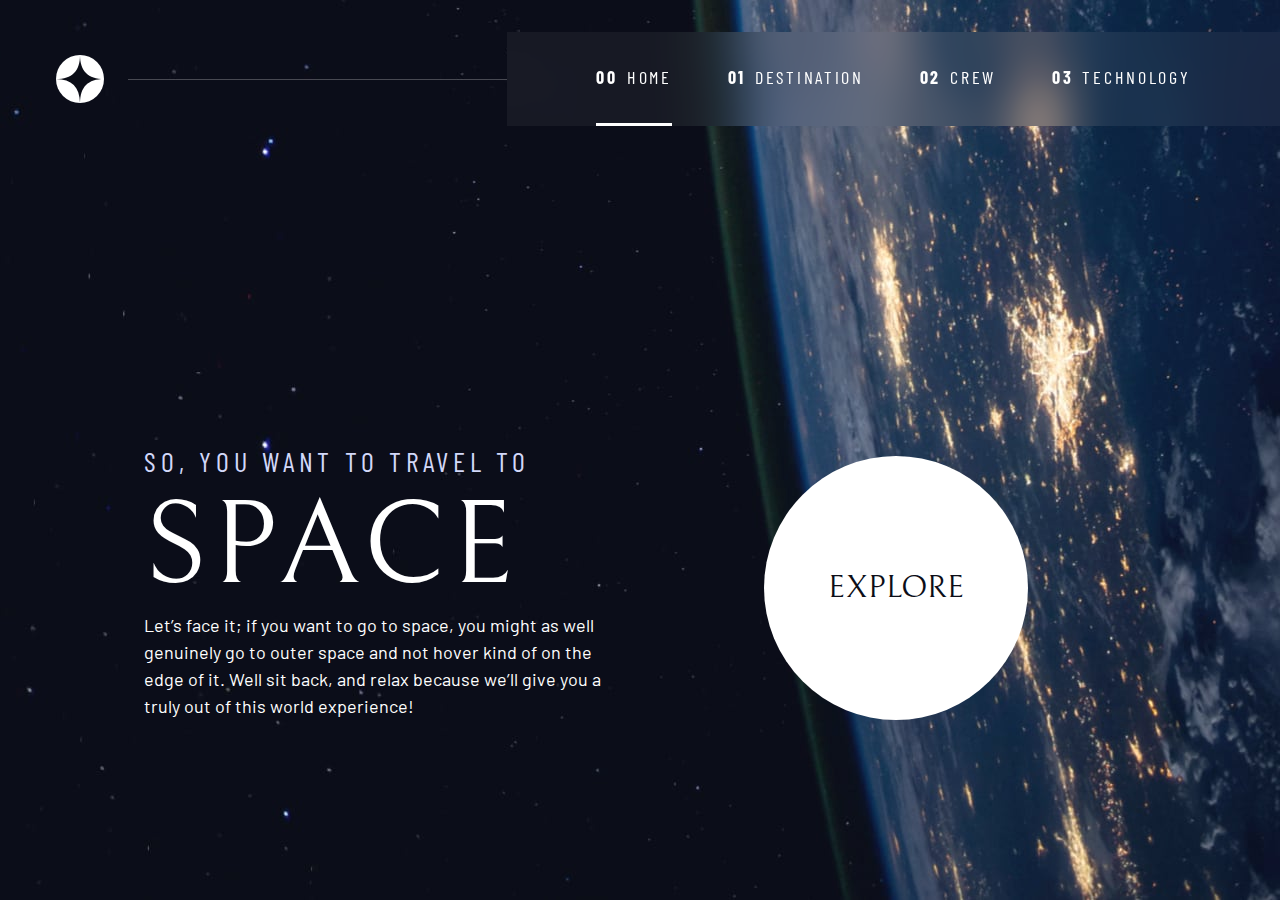
<file: starter-code/index.html>
<!DOCTYPE html>
<html lang="en">
  <head>
    <meta charset="UTF-8" />
    <meta name="viewport" content="width=device-width, initial-scale=1.0" />

    <link
      rel="icon"
      type="image/png"
      sizes="32x32"
      href="./assets/favicon-32x32.png"
    />
    <!-- Google fonts -->
    <link rel="preconnect" href="https://fonts.googleapis.com" />
    <link rel="preconnect" href="https://fonts.gstatic.com" crossorigin />
    <link
      href="https://fonts.googleapis.com/css2?family=Barlow+Condensed:wght@400;700&family=Bellefair&family=Barlow:wght@400;700&display=swap"
      rel="stylesheet"
    />

    <!-- Our custom CSS -->
    <link rel="stylesheet" href="style.css" />
    <title>Frontend Mentor | Space tourism website</title>
    <script src="navigation.js" defer></script>
  </head>
  <body class="home">
    <a class="skip-to-content" href="#main">Skip to content</a>
    <header class="primary-header flex">
      <div>
        <img
          src="./assets/shared/logo.svg"
          alt="space tourism logo"
          class="logo"
        />
      </div>
      <button class="mobile-nav-toggle" aria-controls="primary-navigation">
        <span class="sr-only" aria-expanded="false">Menu</span>
      </button>
      <nav>
        <ul
          id="primary-navigation"
          data-visible="false"
          class="primary-navigation underline-indicators flex"
        >
          <li class="active">
            <a
              class="ff-sans-cond uppercase text-white letter-spacing-2"
              href="index.html"
              ><span aria-hidden="true">00</span>Home</a
            >
          </li>
          <li>
            <a
              class="ff-sans-cond uppercase text-white letter-spacing-2"
              href="destination.html"
              ><span aria-hidden="true">01</span>Destination</a
            >
          </li>
          <li>
            <a
              class="ff-sans-cond uppercase text-white letter-spacing-2"
              href="crew.html"
              ><span aria-hidden="true">02</span>Crew</a
            >
          </li>
          <li>
            <a
              class="ff-sans-cond uppercase text-white letter-spacing-2"
              href="technology.html"
              ><span aria-hidden="true">03</span>Technology</a
            >
          </li>
        </ul>
      </nav>
    </header>

    <main id="main" class="grid-container grid-container--home">
      <div>
        <h1 class="text-accent fs-500 ff-sans-cond uppercase letter-spacing-1">
          So, you want to travel to
          <span class="d-block fs-900 ff-serif text-white">Space</span>
        </h1>

        <p>
          Let’s face it; if you want to go to space, you might as well genuinely
          go to outer space and not hover kind of on the edge of it. Well sit
          back, and relax because we’ll give you a truly out of this world
          experience!
        </p>
      </div>
      <div>
        <a
          href="destination.html"
          class="large-button uppercase ff-serif text-dark bg-white"
          >Explore</a
        >
      </div>
    </main>
  </body>
</html>
</file>
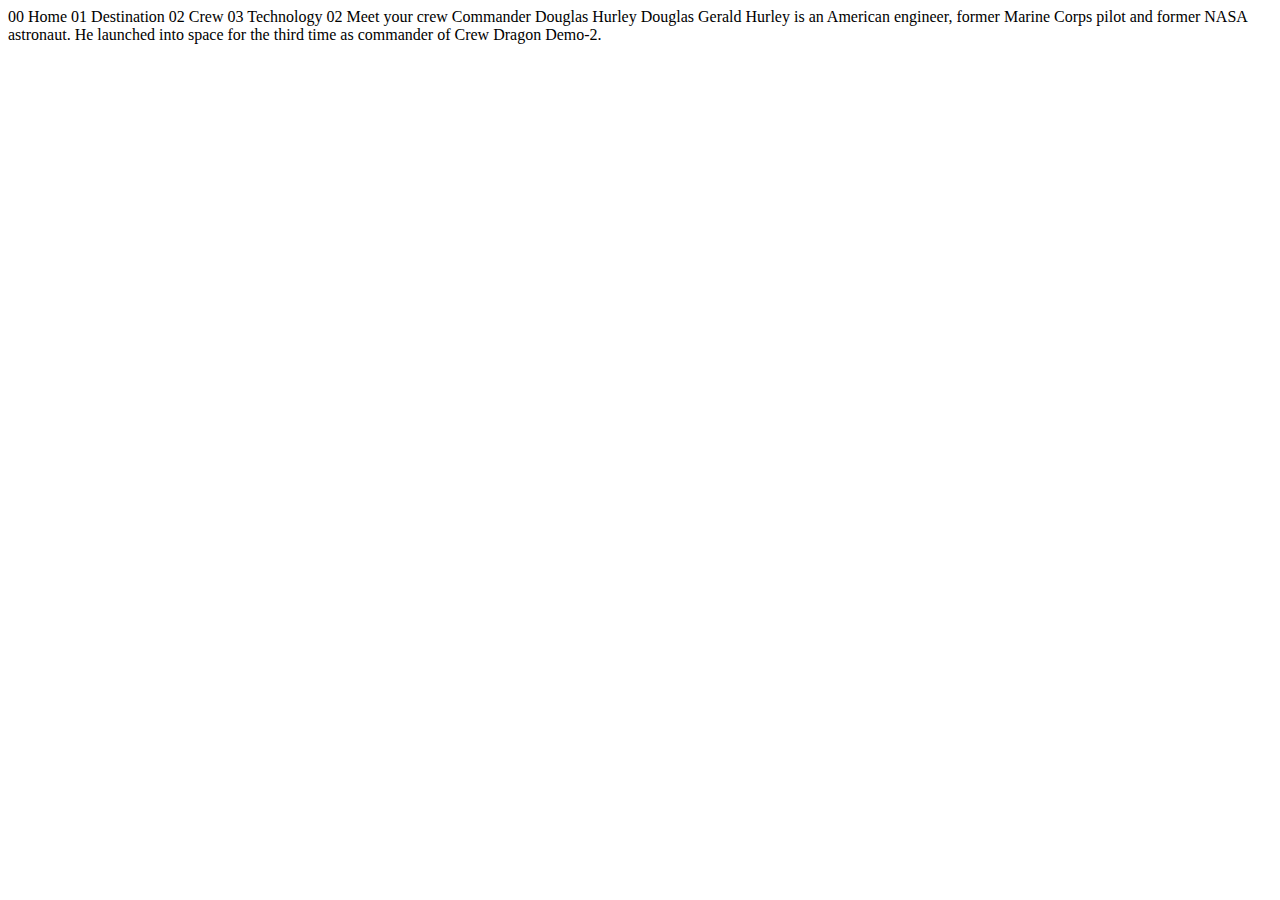
<file: crew-commander.html>
<!DOCTYPE html>
<html lang="en">
<head>
  <meta charset="UTF-8">
  <meta name="viewport" content="width=device-width, initial-scale=1.0">

  <link rel="icon" type="image/png" sizes="32x32" href="./assets/favicon-32x32.png">
  
  <title>Frontend Mentor | Space tourism website</title>
</head>
<body>

  00 Home
  01 Destination
  02 Crew
  03 Technology

  02 Meet your crew

  Commander
  Douglas Hurley

  Douglas Gerald Hurley is an American engineer, former Marine Corps pilot 
  and former NASA astronaut. He launched into space for the third time as 
  commander of Crew Dragon Demo-2.
</body>
</html>
</file>
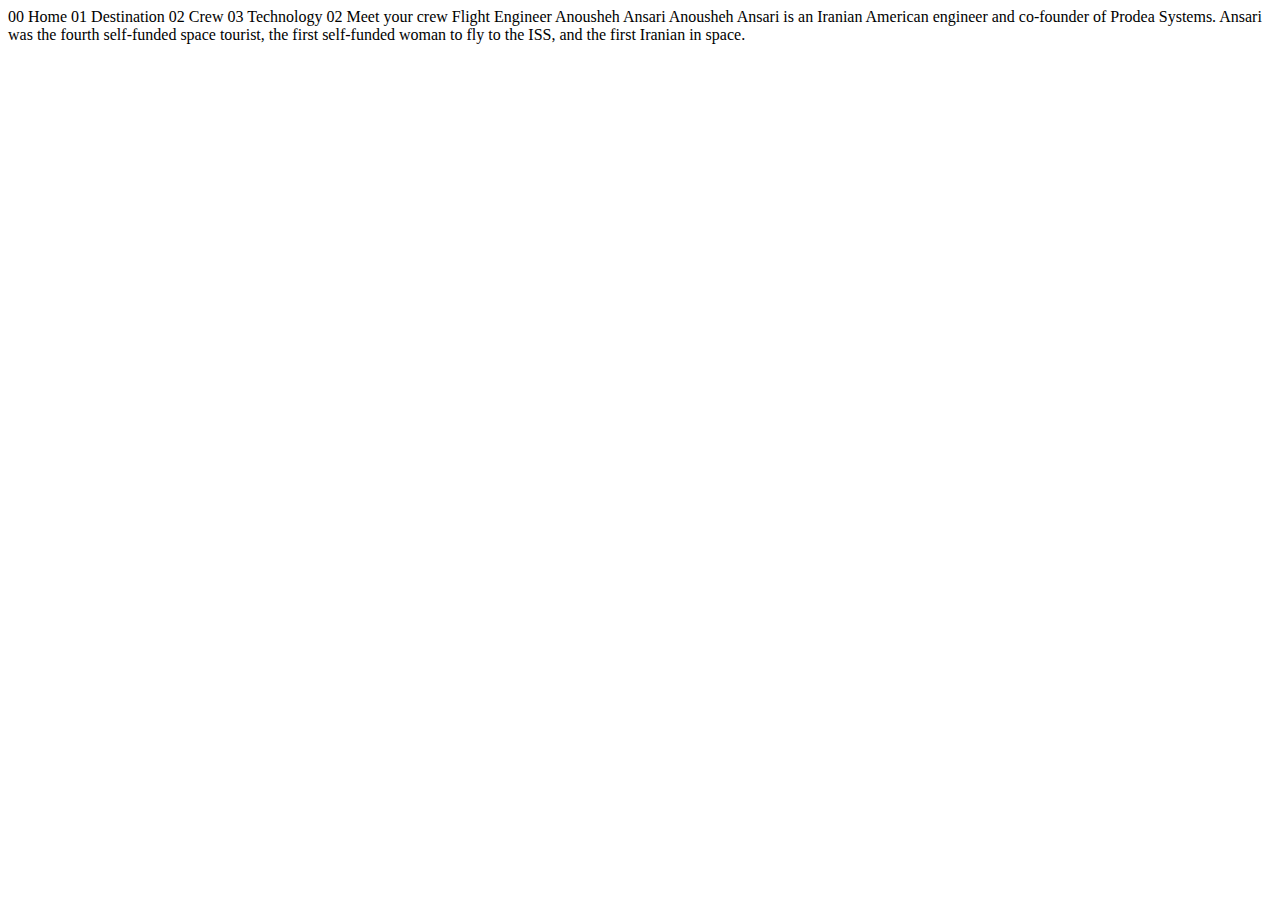
<file: crew-engineer.html>
<!DOCTYPE html>
<html lang="en">
<head>
  <meta charset="UTF-8">
  <meta name="viewport" content="width=device-width, initial-scale=1.0">

  <link rel="icon" type="image/png" sizes="32x32" href="./assets/favicon-32x32.png">
  
  <title>Frontend Mentor | Space tourism website</title>
</head>
<body>

  00 Home
  01 Destination
  02 Crew
  03 Technology

  02 Meet your crew

  Flight Engineer
  Anousheh Ansari

  Anousheh Ansari is an Iranian American engineer and co-founder of Prodea Systems. 
  Ansari was the fourth self-funded space tourist, the first self-funded woman to 
  fly to the ISS, and the first Iranian in space. 
</body>
</html>
</file>
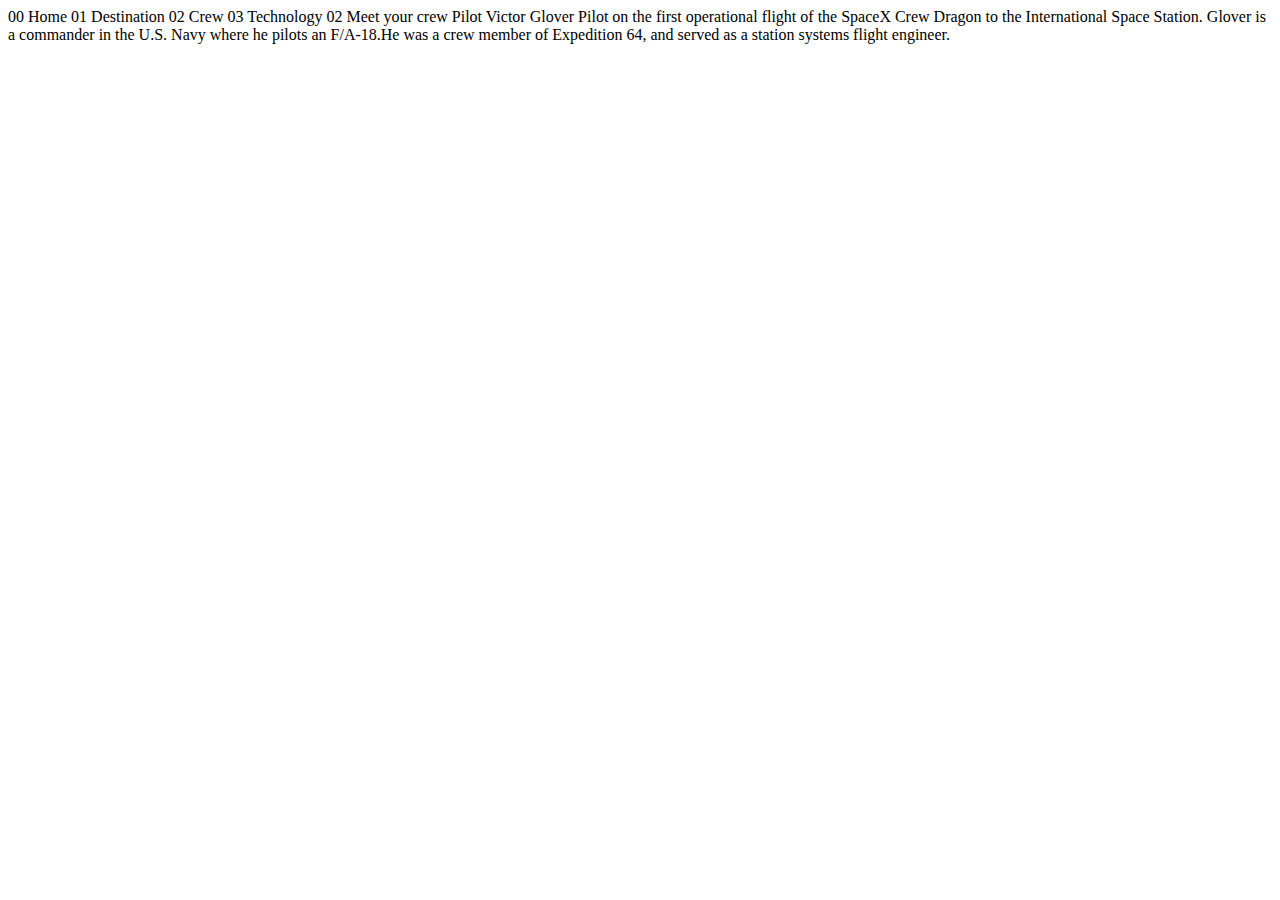
<file: crew-pilot.html>
<!DOCTYPE html>
<html lang="en">
<head>
  <meta charset="UTF-8">
  <meta name="viewport" content="width=device-width, initial-scale=1.0">

  <link rel="icon" type="image/png" sizes="32x32" href="./assets/favicon-32x32.png">
  
  <title>Frontend Mentor | Space tourism website</title>
</head>
<body>

  00 Home
  01 Destination
  02 Crew
  03 Technology

  02 Meet your crew

  Pilot
  Victor Glover

  Pilot on the first operational flight of the SpaceX Crew Dragon to the 
  International Space Station. Glover is a commander in the U.S. Navy where 
  he pilots an F/A-18.He was a crew member of Expedition 64, and served as a 
  station systems flight engineer. 
</body>
</html>
</file>
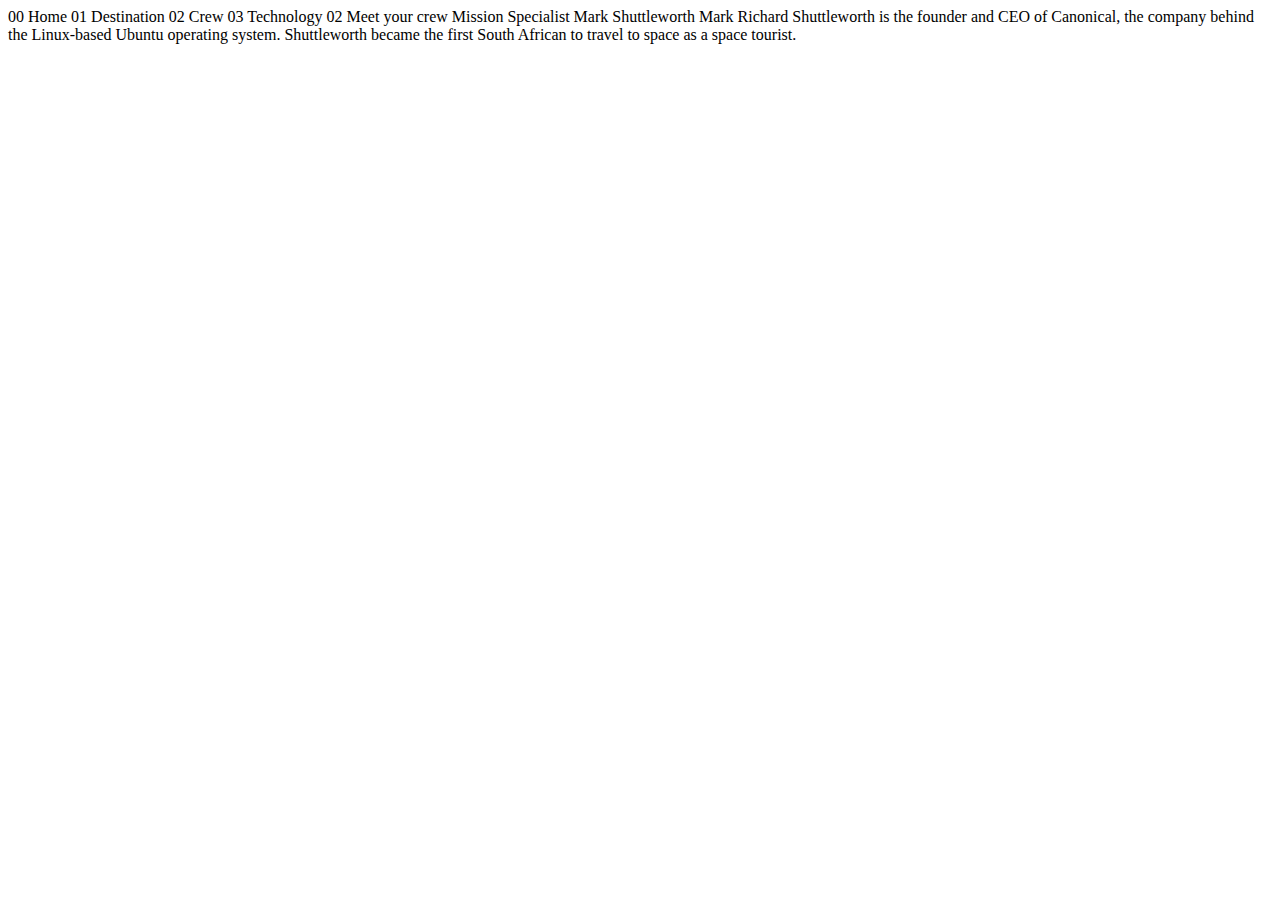
<file: crew-specialist.html>
<!DOCTYPE html>
<html lang="en">
<head>
  <meta charset="UTF-8">
  <meta name="viewport" content="width=device-width, initial-scale=1.0">

  <link rel="icon" type="image/png" sizes="32x32" href="./assets/favicon-32x32.png">
  
  <title>Frontend Mentor | Space tourism website</title>
</head>
<body>

  00 Home
  01 Destination
  02 Crew
  03 Technology

  02 Meet your crew

  Mission Specialist
  Mark Shuttleworth

  Mark Richard Shuttleworth is the founder and CEO of Canonical, the company behind 
  the Linux-based Ubuntu operating system. Shuttleworth became the first South 
  African to travel to space as a space tourist.
</body>
</html>
</file>
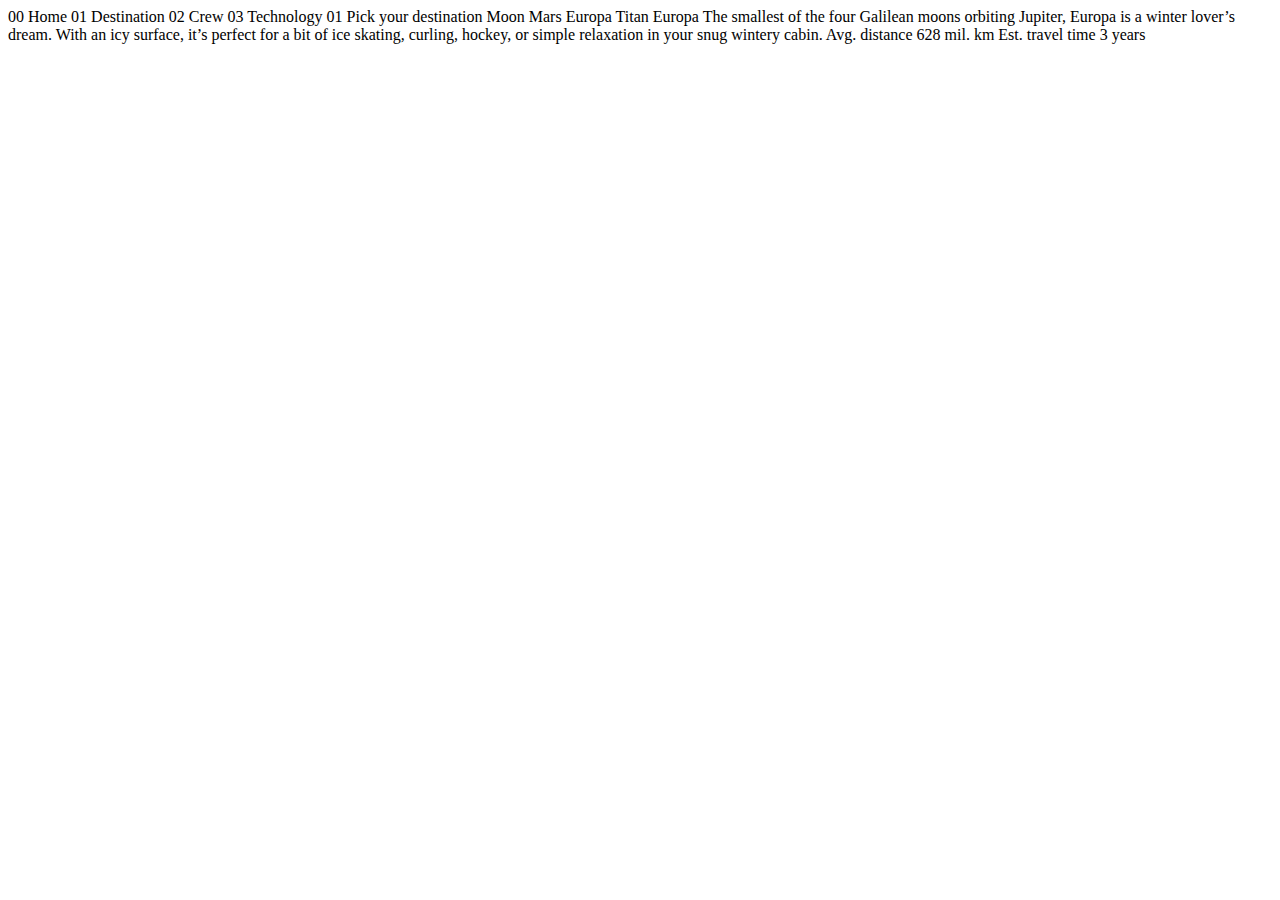
<file: destination-europa.html>
<!DOCTYPE html>
<html lang="en">
<head>
  <meta charset="UTF-8">
  <meta name="viewport" content="width=device-width, initial-scale=1.0">

  <link rel="icon" type="image/png" sizes="32x32" href="./assets/favicon-32x32.png">
  
  <title>Frontend Mentor | Space tourism website</title>
</head>
<body>

  00 Home
  01 Destination
  02 Crew
  03 Technology

  01 Pick your destination

  Moon
  Mars
  Europa
  Titan

  Europa

  The smallest of the four Galilean moons orbiting Jupiter, Europa is a 
  winter lover’s dream. With an icy surface, it’s perfect for a bit of 
  ice skating, curling, hockey, or simple relaxation in your snug 
  wintery cabin.

  Avg. distance
  628 mil. km

  Est. travel time
  3 years
</body>
</html>
</file>
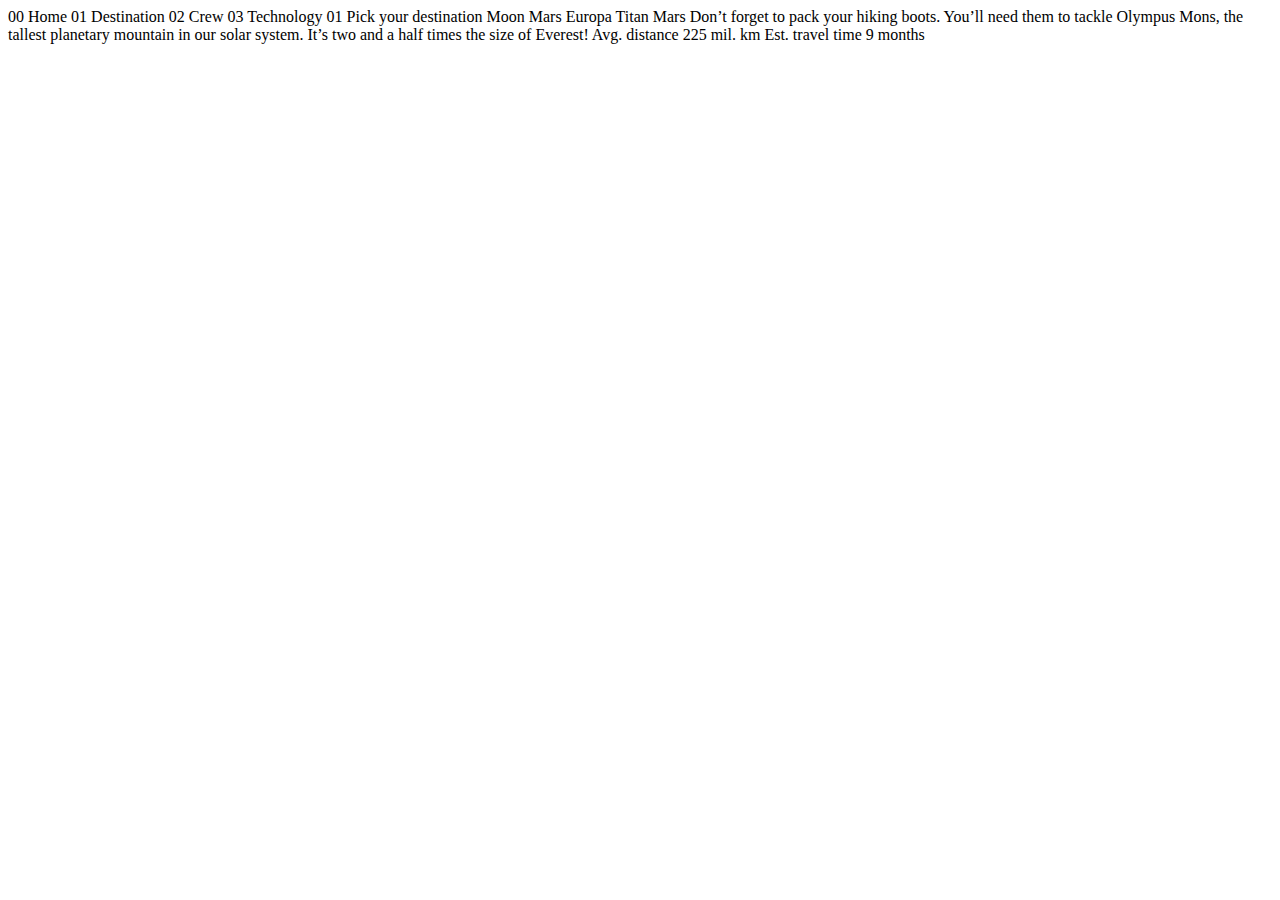
<file: destination-mars.html>
<!DOCTYPE html>
<html lang="en">
<head>
  <meta charset="UTF-8">
  <meta name="viewport" content="width=device-width, initial-scale=1.0">

  <link rel="icon" type="image/png" sizes="32x32" href="./assets/favicon-32x32.png">
  
  <title>Frontend Mentor | Space tourism website</title>
</head>
<body>

  00 Home
  01 Destination
  02 Crew
  03 Technology

  01 Pick your destination

  Moon
  Mars
  Europa
  Titan

  Mars

  Don’t forget to pack your hiking boots. You’ll need them to tackle Olympus Mons, 
  the tallest planetary mountain in our solar system. It’s two and a half times 
  the size of Everest!

  Avg. distance
  225 mil. km

  Est. travel time
  9 months
</body>
</html>
</file>
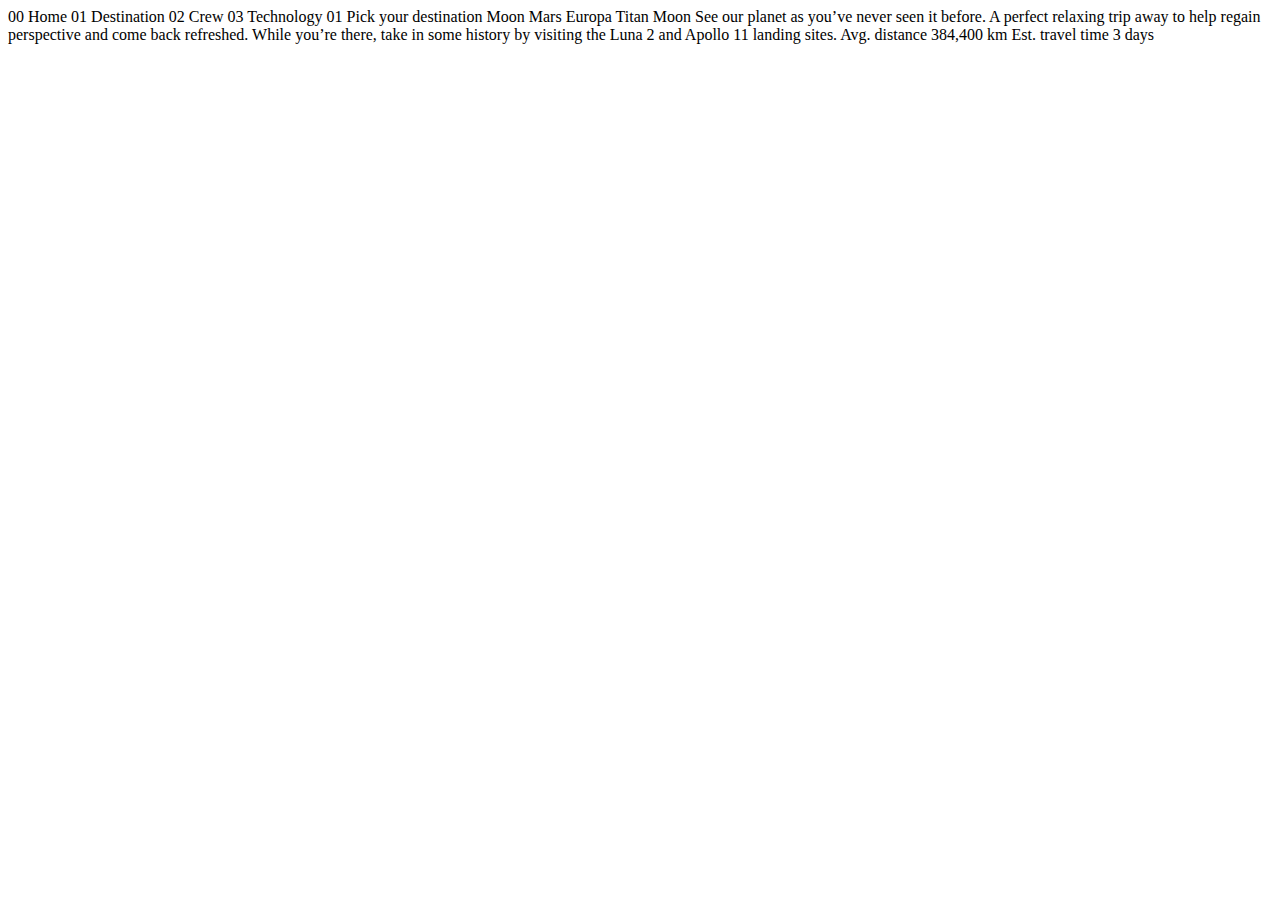
<file: destination-moon.html>
<!DOCTYPE html>
<html lang="en">
<head>
  <meta charset="UTF-8">
  <meta name="viewport" content="width=device-width, initial-scale=1.0">

  <link rel="icon" type="image/png" sizes="32x32" href="./assets/favicon-32x32.png">
  
  <title>Frontend Mentor | Space tourism website</title>
</head>
<body>

  00 Home
  01 Destination
  02 Crew
  03 Technology

  01 Pick your destination

  Moon
  Mars
  Europa
  Titan

  Moon

  See our planet as you’ve never seen it before. A perfect relaxing trip away to help 
  regain perspective and come back refreshed. While you’re there, take in some history 
  by visiting the Luna 2 and Apollo 11 landing sites.

  Avg. distance
  384,400 km

  Est. travel time
  3 days
</body>
</html>
</file>
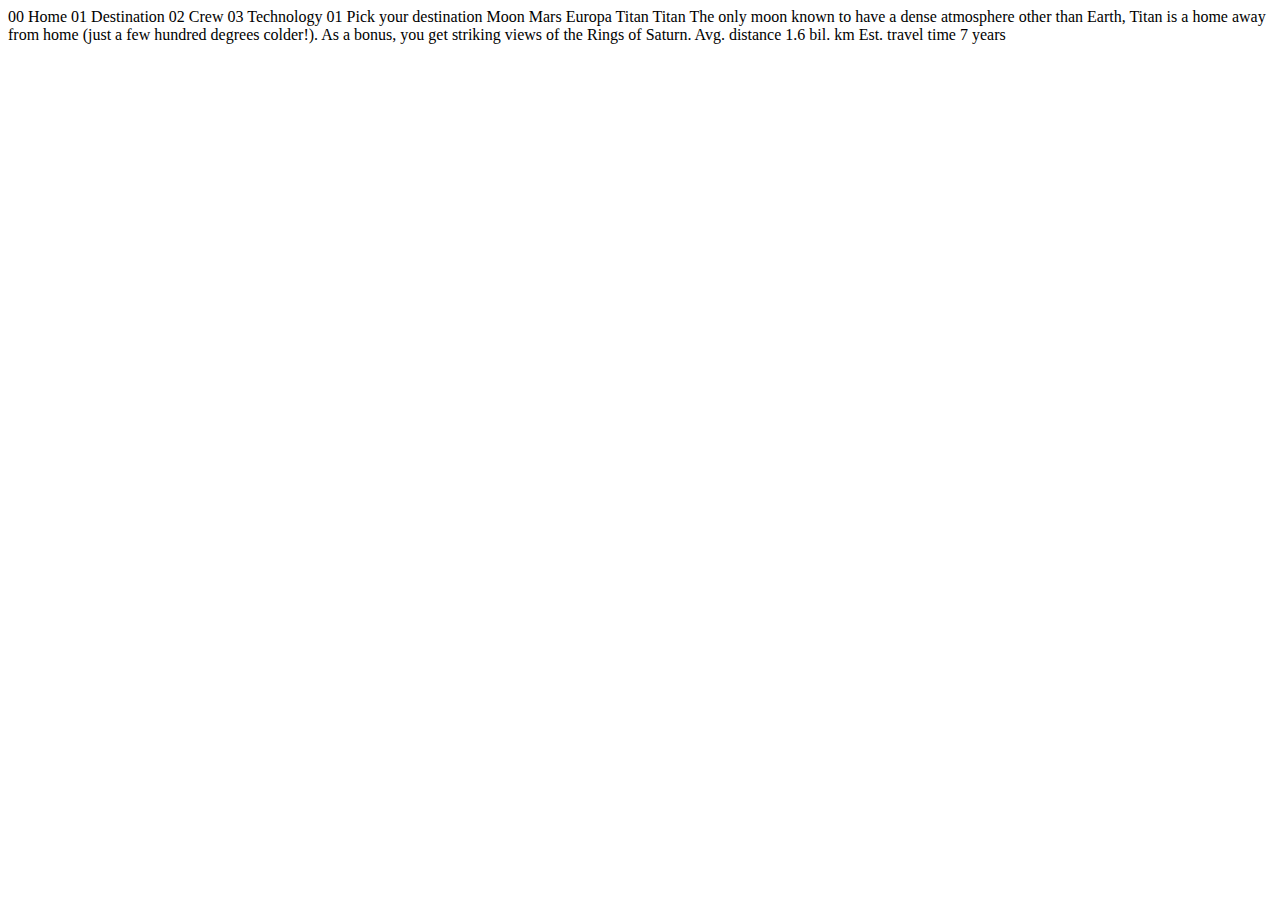
<file: destination-titan.html>
<!DOCTYPE html>
<html lang="en">
<head>
  <meta charset="UTF-8">
  <meta name="viewport" content="width=device-width, initial-scale=1.0">

  <link rel="icon" type="image/png" sizes="32x32" href="./assets/favicon-32x32.png">
  
  <title>Frontend Mentor | Space tourism website</title>
</head>
<body>

  00 Home
  01 Destination
  02 Crew
  03 Technology

  01 Pick your destination

  Moon
  Mars
  Europa
  Titan

  Titan

  The only moon known to have a dense atmosphere other than Earth, Titan 
  is a home away from home (just a few hundred degrees colder!). As a 
  bonus, you get striking views of the Rings of Saturn.

  Avg. distance
  1.6 bil. km

  Est. travel time
  7 years
</body>
</html>
</file>
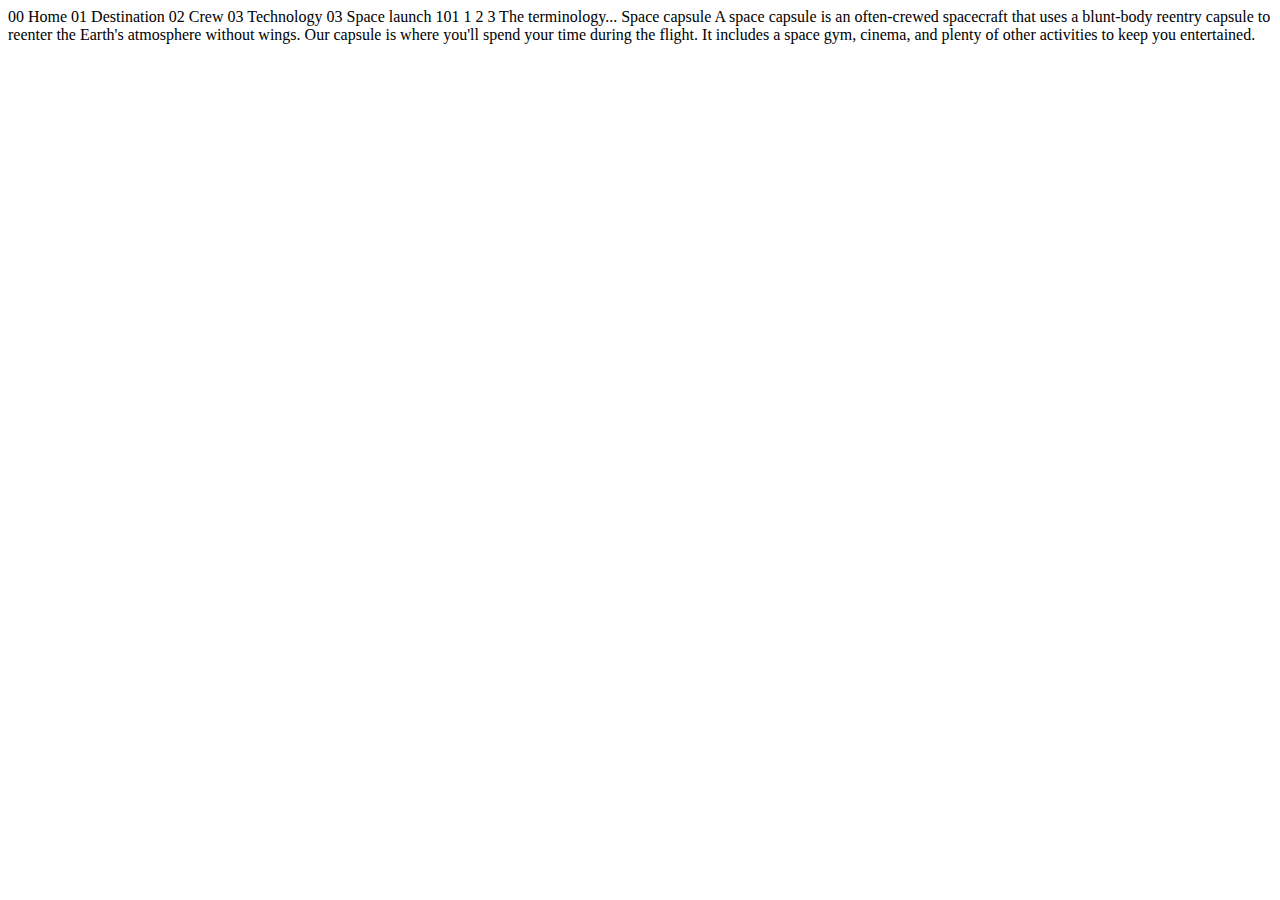
<file: technology-capsule.html>
<!DOCTYPE html>
<html lang="en">
<head>
  <meta charset="UTF-8">
  <meta name="viewport" content="width=device-width, initial-scale=1.0">

  <link rel="icon" type="image/png" sizes="32x32" href="./assets/favicon-32x32.png">
  
  <title>Frontend Mentor | Space tourism website</title>
</head>
<body>

  00 Home
  01 Destination
  02 Crew
  03 Technology

  03 Space launch 101

  1
  2
  3

  The terminology...
  Space capsule

  A space capsule is an often-crewed spacecraft that uses a blunt-body reentry 
  capsule to reenter the Earth's atmosphere without wings. Our capsule is where 
  you'll spend your time during the flight. It includes a space gym, cinema, 
  and plenty of other activities to keep you entertained.
</body>
</html>
</file>
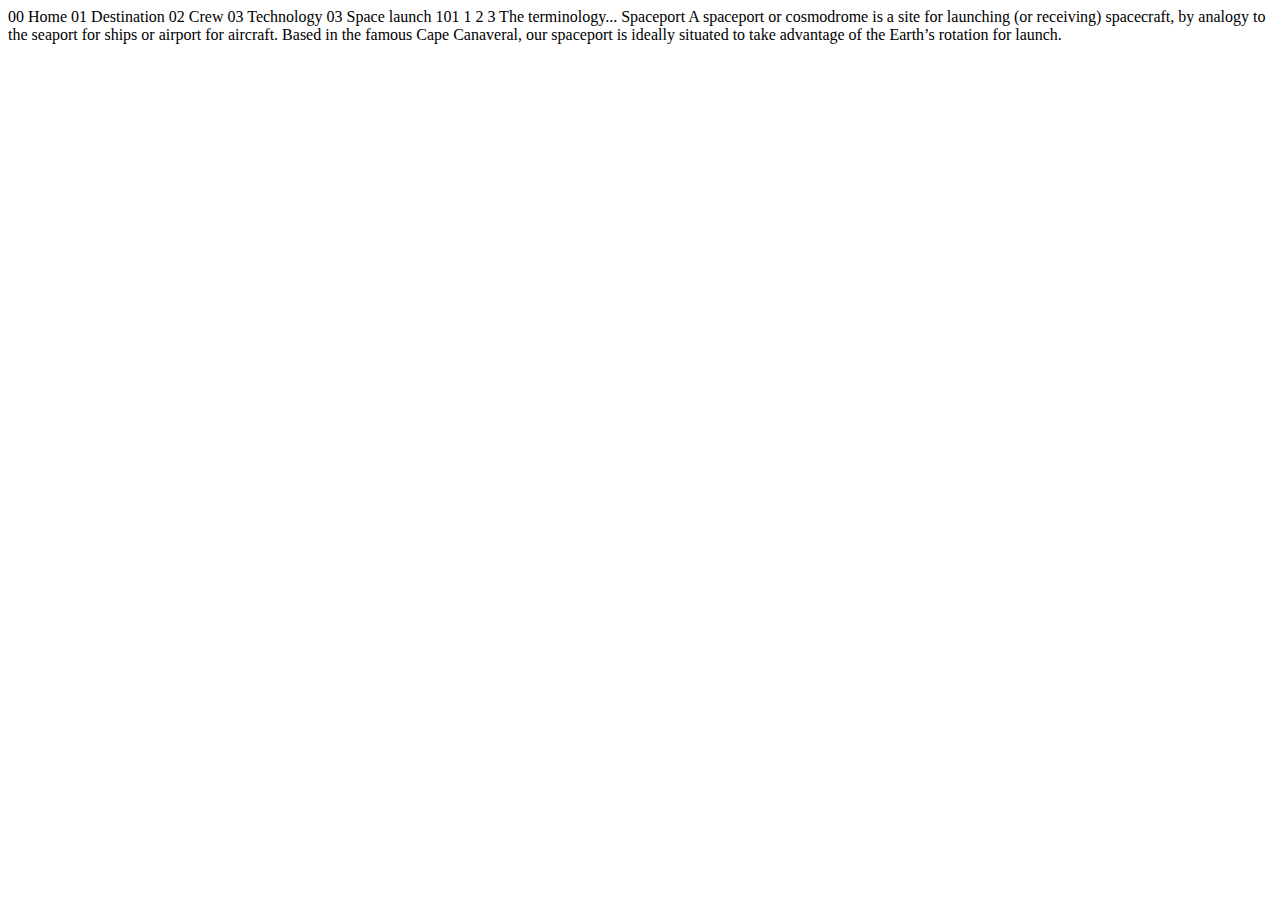
<file: technology-spaceport.html>
<!DOCTYPE html>
<html lang="en">
<head>
  <meta charset="UTF-8">
  <meta name="viewport" content="width=device-width, initial-scale=1.0">

  <link rel="icon" type="image/png" sizes="32x32" href="./assets/favicon-32x32.png">
  
  <title>Frontend Mentor | Space tourism website</title>
</head>
<body>

  00 Home
  01 Destination
  02 Crew
  03 Technology

  03 Space launch 101

  1
  2
  3

  The terminology...
  Spaceport

  A spaceport or cosmodrome is a site for launching (or receiving) spacecraft, 
  by analogy to the seaport for ships or airport for aircraft. Based in the 
  famous Cape Canaveral, our spaceport is ideally situated to take advantage 
  of the Earth’s rotation for launch.
</body>
</html>
</file>
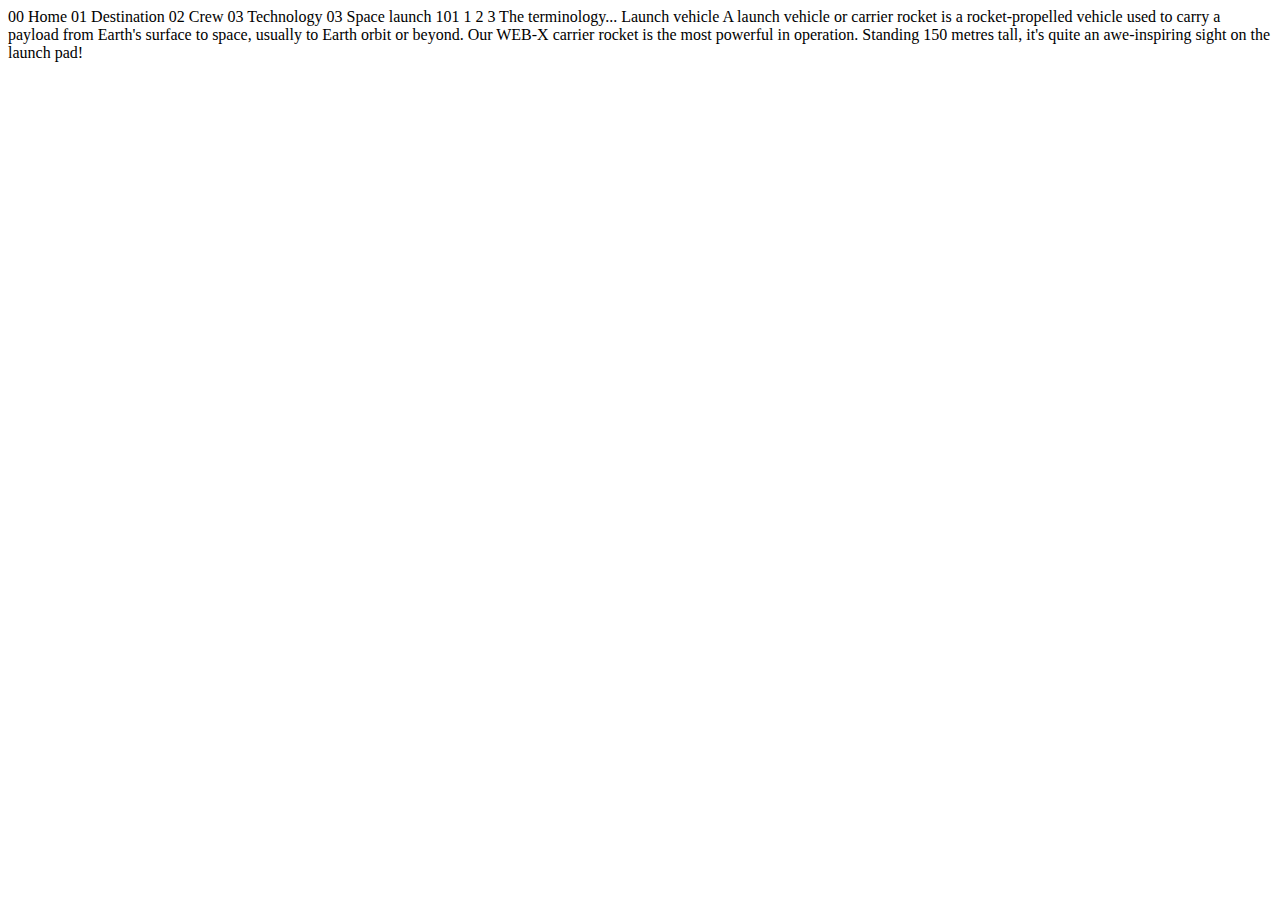
<file: technology-vehicle.html>
<!DOCTYPE html>
<html lang="en">
<head>
  <meta charset="UTF-8">
  <meta name="viewport" content="width=device-width, initial-scale=1.0">

  <link rel="icon" type="image/png" sizes="32x32" href="./assets/favicon-32x32.png">
  
  <title>Frontend Mentor | Space tourism website</title>
</head>
<body>

  00 Home
  01 Destination
  02 Crew
  03 Technology

  03 Space launch 101

  1
  2
  3

  The terminology...
  Launch vehicle

  A launch vehicle or carrier rocket is a rocket-propelled vehicle used to carry a 
  payload from Earth's surface to space, usually to Earth orbit or beyond. Our 
  WEB-X carrier rocket is the most powerful in operation. Standing 150 metres tall, 
  it's quite an awe-inspiring sight on the launch pad!
</body>
</html>
</file>
<file: starter-code/style.css>
/* ------------------- */
/* Custom properties   */
/* ------------------- */

:root {
  /* colors */
  --clr-dark: 230 35% 7%;
  --clr-light: 231 77% 90%;
  --clr-white: 0 0% 100%;

  /* font-sizes */
  --fs-900: clamp(5rem, 8vw + 1rem, 9.375rem);
  --fs-800: 3.5rem;
  --fs-700: 1.5rem;
  --fs-600: 1rem;
  --fs-500: 1rem;
  --fs-400: 0.9375rem;
  --fs-300: 1rem;
  --fs-200: 0.875rem;

  /* font-families */
  --ff-serif: "Bellefair", serif;
  --ff-sans-cond: "Barlow Condensed", sans-serif;
  --ff-sans-normal: "Barlow", sans-serif;
}

@media (min-width: 35em) {
  :root {
    --fs-800: 5rem;
    --fs-700: 2.5rem;
    --fs-600: 1.5rem;
    --fs-500: 1.25rem;
    --fs-400: 1rem;
  }
}

@media (min-width: 45em) {
  :root {
    /* font-sizes */
    --fs-800: 6.25rem;
    --fs-700: 3.5rem;
    --fs-600: 2rem;
    --fs-500: 1.75rem;
    --fs-400: 1.125rem;
  }
}

/* ------------------- */
/* Reset               */
/* ------------------- */

/* https://piccalil.li/blog/a-modern-css-reset/ */

/* Box sizing */
*,
*::before,
*::after {
  box-sizing: border-box;
}

/* Reset margins */
body,
h1,
h2,
h3,
h4,
h5,
p,
figure,
picture {
  margin: 0;
}

h1,
h2,
h3,
h4,
h5,
h6,
p {
  font-weight: 400;
}

/* set up the body */
body {
  font-family: var(--ff-sans-normal);
  font-size: var(--fs-400);
  color: hsl(var(--clr-white));
  background-color: hsl(var(--clr-dark));
  line-height: 1.5;
  min-height: 100vh;

  display: grid;
  grid-template-rows: min-content 1fr;

  overflow-x: hidden;
}

/* make images easier to work with */
img,
picutre {
  max-width: 100%;
  display: block;
}

/* make form elements easier to work with */
input,
button,
textarea,
select {
  font: inherit;
}

/* remove animations for people who've turned them off */
@media (prefers-reduced-motion: reduce) {
  *,
  *::before,
  *::after {
    animation-duration: 0.01ms !important;
    animation-iteration-count: 1 !important;
    transition-duration: 0.01ms !important;
    scroll-behavior: auto !important;
  }
}

/* ------------------- */
/* Utility classes     */
/* ------------------- */

/* general */

.flex {
  display: flex;
  gap: var(--gap, 1rem);
}

.grid {
  display: grid;
  gap: var(--gap, 1rem);
}

.d-block {
  display: block;
}

.flow > *:where(:not(:first-child)) {
  margin-top: var(--flow-space, 1rem);
}

.flow--space-small {
  --flow-space: 0.75rem;
}

.container {
  padding-inline: 2em;
  margin-inline: auto;
  max-width: 80rem;
}

.sr-only {
  position: absolute;
  width: 1px;
  height: 1px;
  padding: 0;
  margin: -1px;
  overflow: hidden;
  clip: rect(0, 0, 0, 0);
  white-space: nowrap; /* added line */
  border: 0;
}

.skip-to-content {
  position: absolute;
  z-index: 9999;
  background: hsl(var(--clr-white));
  color: hsl(var(--clr-dark));
  padding: 0.5em 1em;
  margin-inline: auto;
  transform: translateY(-100%);
  transition: transform 250ms ease-in;
}

.skip-to-content:focus {
  transform: translateY(0);
}

/* colors */

.bg-dark {
  background-color: hsl(var(--clr-dark));
}
.bg-accent {
  background-color: hsl(var(--clr-light));
}
.bg-white {
  background-color: hsl(var(--clr-white));
}

.text-dark {
  color: hsl(var(--clr-dark));
}
.text-accent {
  color: hsl(var(--clr-light));
}
.text-white {
  color: hsl(var(--clr-white));
}

/* typography */

.ff-serif {
  font-family: var(--ff-serif);
}
.ff-sans-cond {
  font-family: var(--ff-sans-cond);
}
.ff-sans-normal {
  font-family: var(--ff-sans-normal);
}

.letter-spacing-1 {
  letter-spacing: 4.75px;
}
.letter-spacing-2 {
  letter-spacing: 2.7px;
}
.letter-spacing-3 {
  letter-spacing: 2.35px;
}

.uppercase {
  text-transform: uppercase;
}

.fs-900 {
  font-size: var(--fs-900);
}
.fs-800 {
  font-size: var(--fs-800);
}
.fs-700 {
  font-size: var(--fs-700);
}
.fs-600 {
  font-size: var(--fs-600);
}
.fs-500 {
  font-size: var(--fs-500);
}
.fs-400 {
  font-size: var(--fs-400);
}
.fs-300 {
  font-size: var(--fs-300);
}
.fs-200 {
  font-size: var(--fs-200);
}

.fs-900,
.fs-800,
.fs-700,
.fs-600 {
  line-height: 1.1;
}

.numbered-title {
  font-family: var(--ff-sans-cond);
  font-size: var(--fs-500);
  text-transform: uppercase;
  letter-spacing: 4.72px;
}

.numbered-title span {
  margin-right: 0.5em;
  font-weight: 700;
  color: hsl(var(--clr-white) / 0.25);
}

/* ------------------- */
/* Compontents         */
/* ------------------- */

.large-button {
  font-size: 2rem;
  position: relative;
  z-index: 1;
  display: inline-grid;
  place-items: center;
  padding: 0 2em;
  border-radius: 50%;
  aspect-ratio: 1;
  text-decoration: none;
}

.large-button::after {
  content: "";
  position: absolute;
  z-index: -1;
  width: 100%;
  height: 100%;
  background: hsl(var(--clr-white) / 0.1);
  border-radius: 50%;
  opacity: 0;
  transition: opacity 500ms linear, transform 750ms ease-in-out;
}

.large-button:hover::after,
.large-button:focus::after {
  opacity: 1;
  transform: scale(1.5);
}

/* primary-header */

.logo {
  margin: 1.5rem clamp(1.5rem, 5vw, 3.5rem);
}

.primary-header {
  justify-content: space-between;
  align-items: center;
}

.primary-navigation {
  --gap: clamp(1.5rem, 5vw, 3.5rem);
  --underline-gap: 2rem;
  list-style: none;
  padding: 0;
  margin: 0;
  background: hsl(var(--clr-white) / 0.05);
  backdrop-filter: blur(1.5rem);
}

.primary-navigation a {
  text-decoration: none;
}

.primary-navigation a > span {
  font-weight: 700;
  margin-right: 0.5em;
}

.mobile-nav-toggle {
  display: none;
}

@media (max-width: 35rem) {
  .primary-navigation {
    --underline-gap: 0.5rem;
    position: fixed;
    z-index: 1000;
    inset: 0 0 0 30%;
    list-style: none;
    padding: min(20rem, 15vh) 2rem;
    margin: 0;
    flex-direction: column;
    transform: translateX(100%);
    transition: transform 500ms ease-in-out;
  }

  .primary-navigation[data-visible="true"] {
    transform: translateX(0);
  }

  .primary-navigation.underline-indicators > .active {
    border: 0;
  }

  .mobile-nav-toggle {
    display: block;
    position: absolute;
    z-index: 2000;
    right: 1rem;
    top: 2rem;
    background: transparent;
    background-image: url(./assets/shared/icon-hamburger.svg);
    background-repeat: no-repeat;
    background-position: center;
    width: 1.5rem;
    aspect-ratio: 1;
    border: 0;
  }

  .mobile-nav-toggle[aria-expanded="true"] {
    background-image: url(./assets/shared/icon-close.svg);
  }

  .mobile-nav-toggle:focus-visible {
    outline: 5px solid white;
    outline-offset: 5px;
  }
}

@media (min-width: 35em) {
  .primary-navigation {
    padding-inline: clamp(3rem, 7vw, 7rem);
  }
}

@media (min-width: 35em) and (max-width: 44.999em) {
  .primary-navigation a > span {
    display: none;
  }
}

@media (min-width: 45em) {
  .primary-header::after {
    content: "";
    display: block;
    position: relative;
    height: 1px;
    width: 100%;
    margin-right: -2.5rem;
    background: hsl(var(--clr-white) / 0.25);
    order: 1;
  }

  nav {
    order: 2;
  }

  .primary-navigation {
    margin-block: 2rem;
  }
}

.underline-indicators > * {
  cursor: pointer;
  padding: var(--underline-gap, 0.5rem) 0;
  border: 0;
  border-bottom: 0.2rem solid hsl(var(--clr-white) / 0);
  background-color: transparent;
}

.underline-indicators > *:hover,
.underline-indicators > *:focus {
  border-color: hsl(var(--clr-white) / 0.5);
}

.underline-indicators > .active,
.underline-indicators > [aria-selected="true"] {
  color: hsl(var(--clr-white) / 1);
  border-color: hsl(var(--clr-white) / 1);
}

.tab-list {
  --gap: 2rem;
}

.dot-indicators > * {
  cursor: pointer;
  border: 0;
  border-radius: 50%;
  padding: 0.5em;
  background-color: hsl(var(--clr-white) / 0.25);
}

.dot-indicators > *:hover,
.dot-indicators > *:focus {
  background-color: hsl(var(--clr-white) / 0.5);
}

.dot-indicators > [aria-selected="true"] {
  background-color: hsl(var(--clr-white) / 1);
}

/* ----------------------------- */
/* Page specific background      */
/* ----------------------------- */
body {
  background-size: cover;
  background-position: bottom center;
}
/* home */
.home {
  background-image: url(./assets/home/background-home-mobile.jpg);
}

@media (min-width: 35rem) {
  .home {
    background-position: center center;
    background-image: url(./assets/home/background-home-tablet.jpg);
  }
}

@media (min-width: 45rem) {
  .home {
    background-image: url(./assets/home/background-home-desktop.jpg);
  }
}

/* destination */
.destination {
  background-image: url(./assets/destination/background-destination-mobile.jpg);
}

@media (min-width: 35rem) {
  .destination {
    background-position: center center;
    background-image: url(./assets/destination/background-destination-tablet.jpg);
  }
}

@media (min-width: 45rem) {
  .destination {
    background-image: url(./assets/destination/background-destination-desktop.jpg);
  }
}

/* crew */
.crew {
  background-image: url(./assets/crew/background-crew-mobile.jpg);
}

@media (min-width: 35rem) {
  .crew {
    background-position: center center;
    background-image: url(./assets/crew/background-crew-tablet.jpg);
  }
}

@media (min-width: 45rem) {
  .crew {
    background-image: url(./assets/crew/background-crew-desktop.jpg);
  }
}

/* ----------------------------- */
/* Layout                        */
/* ----------------------------- */

.grid-container {
  text-align: center;
  display: grid;
  place-items: center;
  padding-inline: 1rem;
  padding-bottom: 4rem;
}

.grid-container p:not([class]) {
  max-width: 50ch;
}

.numbered-title {
  grid-area: title;
}

/* destination layout */

.grid-container--destination {
  --flow-space: 2rem;
  grid-template-areas:
    "title"
    "image"
    "tabs"
    "content";
}

.grid-container--destination > picture {
  grid-area: image;
  max-width: 60%;
  align-self: start;
}

.grid-container--destination > .tab-list {
  grid-area: tabs;
}

.grid-container--destination > .destination-info {
  grid-area: content;
}

.destination-meta {
  flex-direction: column;
  border-top: 1px solid hsl(var(--clr-white) / 0.1);
  padding-top: 2.5rem;
  margin-top: 2.5rem;
}

.destination-meta p {
  font-size: 1.75rem;
}

/* crew layout */

.grid-container--crew {
  --flow-space: 2rem;
  grid-template-areas:
    "title"
    "image"
    "tabs"
    "content";
}

.grid-container--crew > picture {
  grid-area: image;
  max-width: 60%;
  border-bottom: 1px solid hsl(var(--clr-white) / 0.1);
}

.grid-container--crew > .dot-indicators {
  grid-area: tabs;
}

.grid-container--crew > .crew-details {
  grid-area: content;
}

.crew-details h2 {
  color: hsl(var(--clr-white) / 0.5);
}

@media (min-width: 35em) {
  .numbered-title {
    justify-self: start;
    margin-top: 2rem;
  }

  .destination-meta {
    flex-direction: row;
    justify-content: space-evenly;
  }

  .grid-container--crew {
    padding-bottom: 0;
    grid-template-areas:
      "title"
      "content"
      "tabs"
      "image";
  }
}

@media (min-width: 45em) {
  .grid-container {
    text-align: left;
    column-gap: var(--container-gap, 2rem);
    grid-template-columns: minmax(1rem, 1fr) repeat(2, minmax(0, 30rem)) minmax(
        1rem,
        1fr
      );
  }

  .grid-container--home {
    padding-bottom: max(6rem, 20vh);
    align-items: end;
  }

  .grid-container--home > *:first-child {
    grid-column: 2;
  }

  .grid-container--home > *:last-child {
    grid-column: 3;
  }

  .grid-container--destination {
    justify-items: start;
    align-content: start;
    grid-template-areas:
      ". title title ."
      ". image tabs ."
      ". image content .";
  }

  .grid-container--destination > picture {
    max-width: 90%;
  }

  .destination-meta {
    --gap: min(6vw, 6rem);
    justify-content: start;
  }

  .grid-container--crew {
    grid-template-columns: minmax(1rem, 1fr) minmax(0, 37rem) minmax(0, 23rem) minmax(
        1rem,
        1fr
      );
    justify-items: start;
    grid-template-areas:
      ". title title ."
      ". content image ."
      ". tabs image .";
  }

  .grid-container--crew > picture {
    grid-column: span 2;
    align-self: end;
    max-width: 90%;
  }
}
</file>
